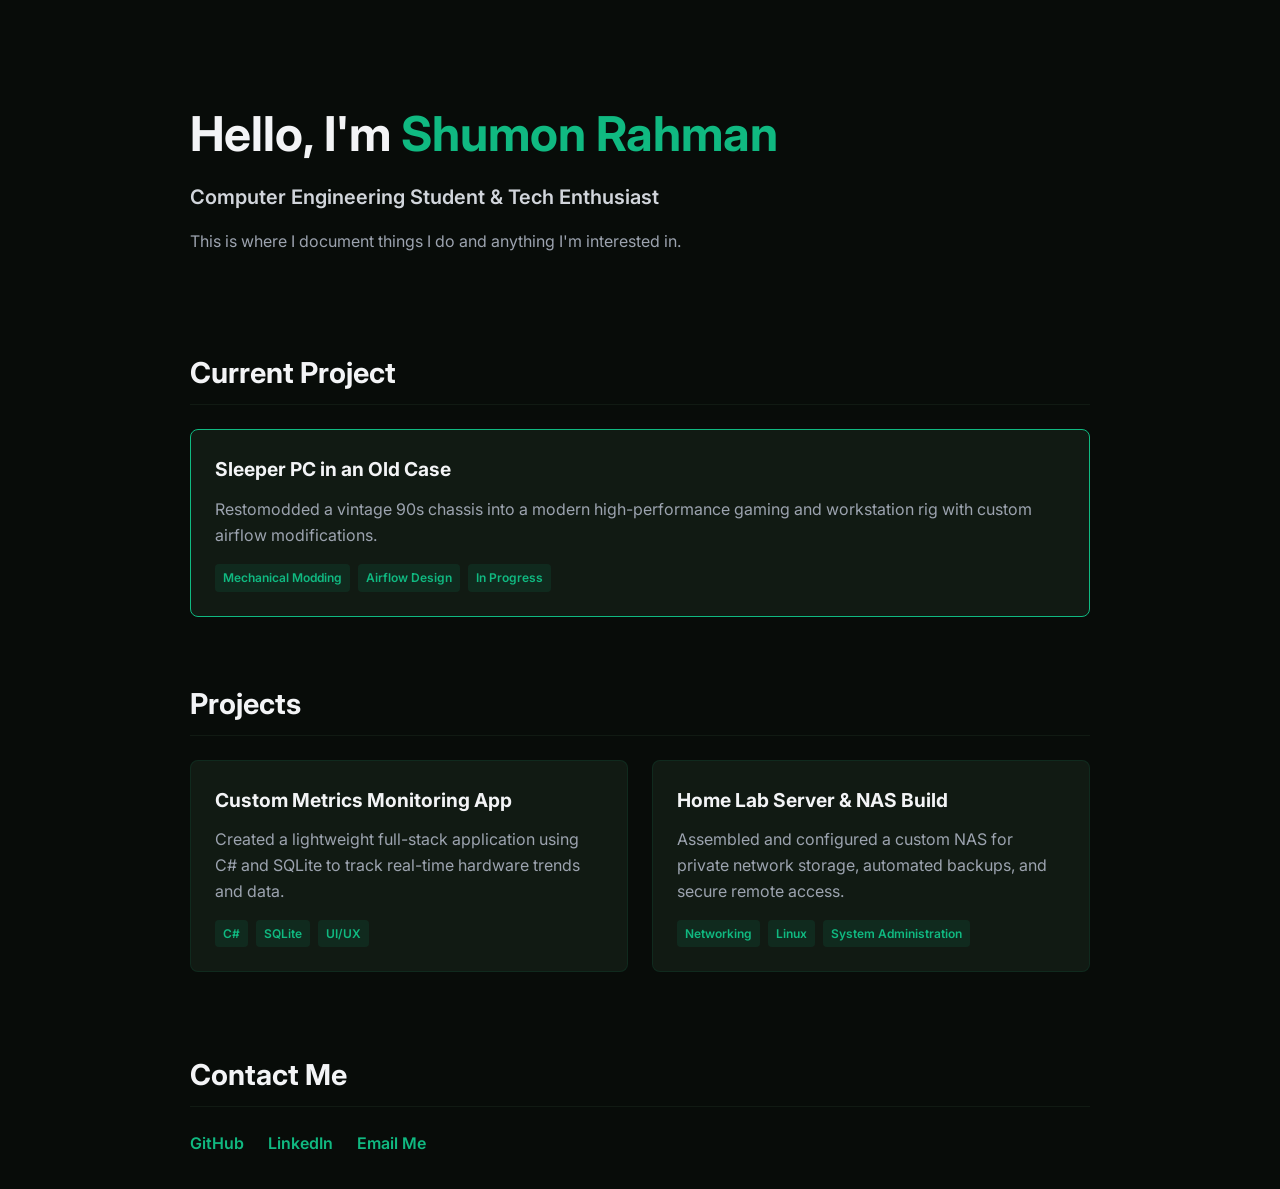
<file: index.html>
<!DOCTYPE html>
<html lang="en">
<head>
    <meta charset="UTF-8">
    <meta name="viewport" content="width=device-width, initial-scale=1.0">
    <title>Shumonzr</title>
    <link rel="stylesheet" href="styles.css">
    <!-- Google Font -->
    <link href="https://fonts.googleapis.com/css2?family=Inter:wght@300;400;600;700&display=swap" rel="stylesheet">
</head>
<body>

    <!-- Header / Hero -->
    <header class="hero">
        <div class="container">
            <h1>Hello, I'm <span class="highlight">Shumon Rahman</span></h1>
            <p class="subtitle">Computer Engineering Student & Tech Enthusiast</p>
            <p class="bio">This is where I document things I do and anything I'm interested in.</p>
        </div>
    </header>

   <!-- Current Project Section -->
<section class="container section">
    <h2>Current Project</h2>
    <div class="projects-grid">
        <!-- Active Project Card: Sleeper PC -->
        <div class="project-card" style="border-color: #10b981;">
            <h3>Sleeper PC in an Old Case</h3>
            <p>Restomodded a vintage 90s chassis into a modern high-performance gaming and workstation rig with custom airflow modifications.</p>
            <div class="tags">
                <span>Mechanical Modding</span>
                <span>Airflow Design</span>
                <span>In Progress</span>
            </div>
        </div>
    </div>
</section>

    <!-- Projects Section -->
    <section class="container section">
        <h2>Projects</h2>
        <div class="projects-grid">

             <!-- Project 1: System Monitoring Dashboard -->
            <a href="monitor.html" class="project-card">
                <h3>Custom Metrics Monitoring App</h3>
                <p>Created a lightweight full-stack application using C# and SQLite to track real-time hardware trends and data.</p>
                <div class="tags">
                    <span>C#</span>
                    <span>SQLite</span>
                    <span>UI/UX</span>
                </div>
            </a>

            <!-- Project 2: Custom NAS -->
            <a href="nas.html" class="project-card">
                <h3>Home Lab Server & NAS Build</h3>
                <p>Assembled and configured a custom NAS for private network storage, automated backups, and secure remote access.</p>
                <div class="tags">
                    <span>Networking</span>
                    <span>Linux</span>
                    <span>System Administration</span>
                </div>
            </a>

        </div>
    </section>

    <!-- Footer / Contact -->
    <footer class="container footer">
        <h2>Contact Me</h2>
        <div class="social-links">
            <a href="https://github.com/shumonzr" target="_blank">GitHub</a>
            <a href="https://linkedin.com/in/shumonrahman0" target="_blank">LinkedIn</a>
            <a href="mailto:shumon.zr@gmail.com">Email Me</a>
        </div>
    </footer>

</body>
</html>
</file>
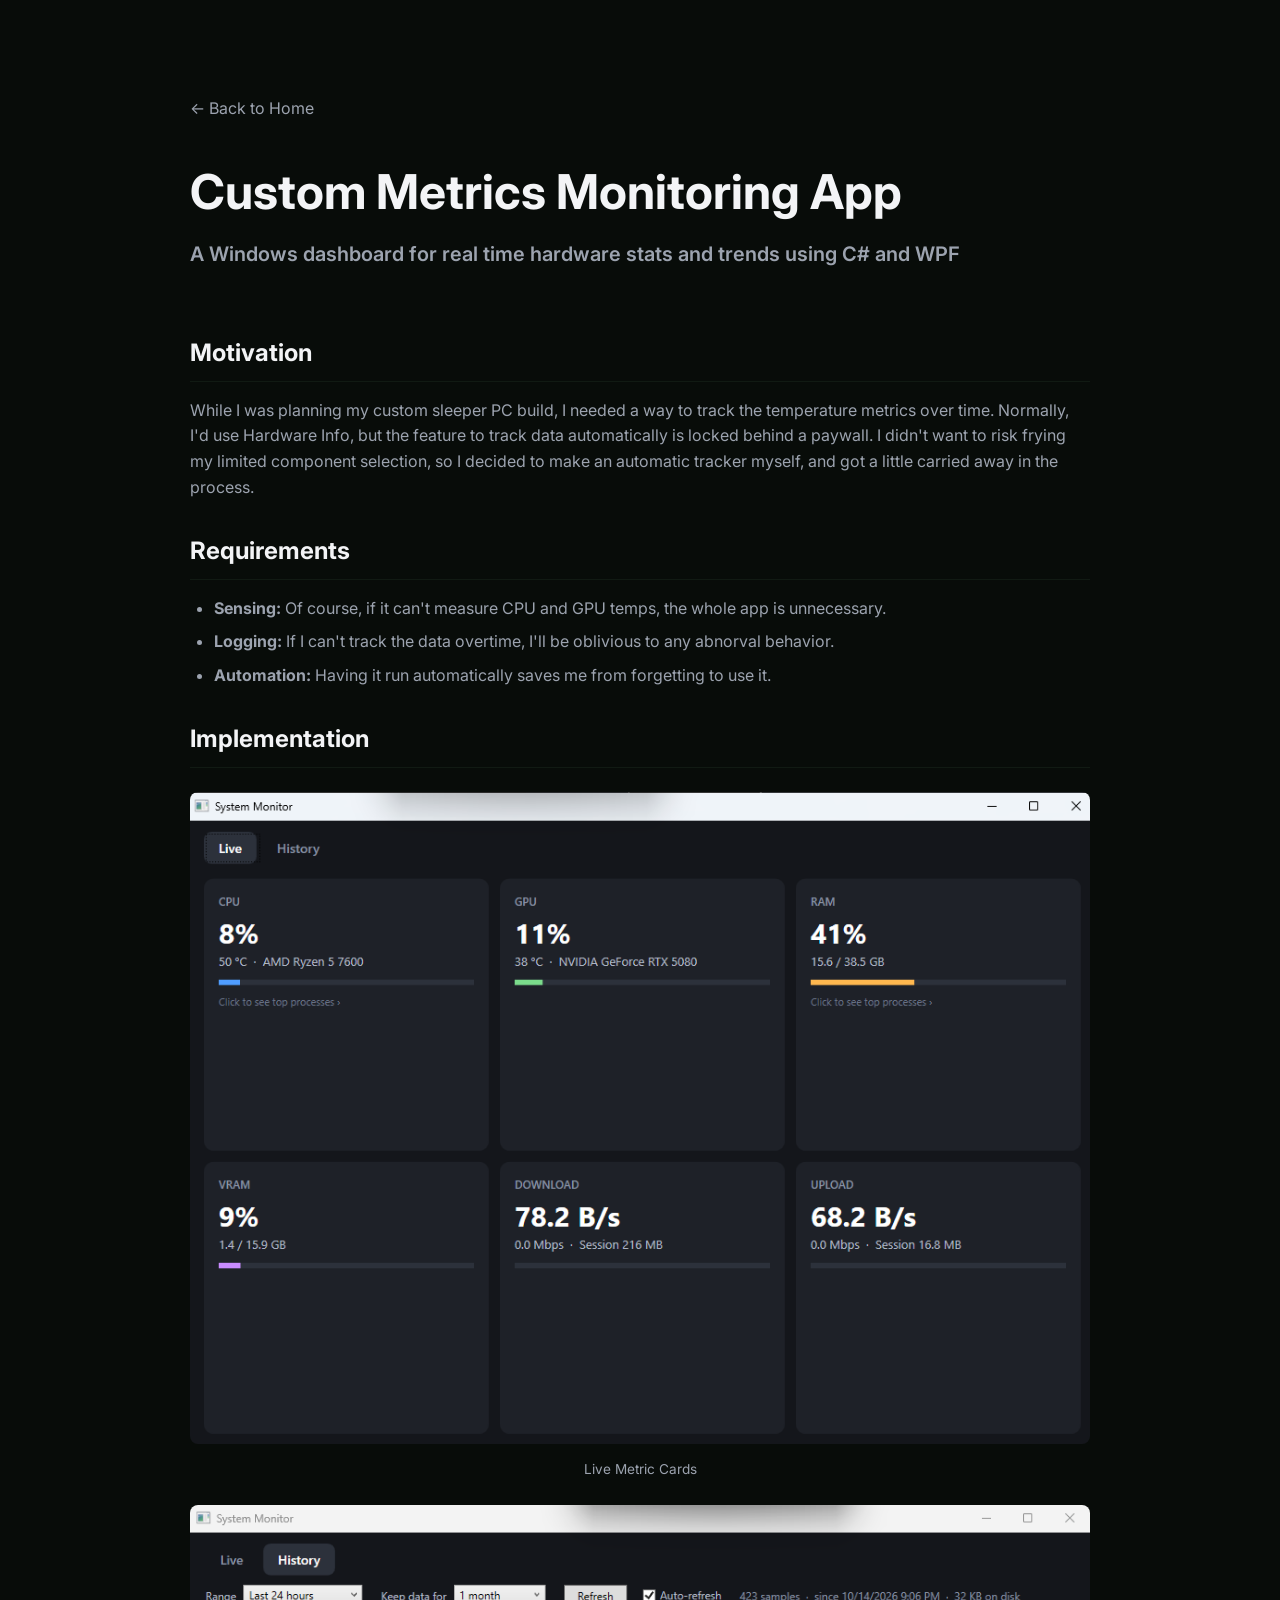
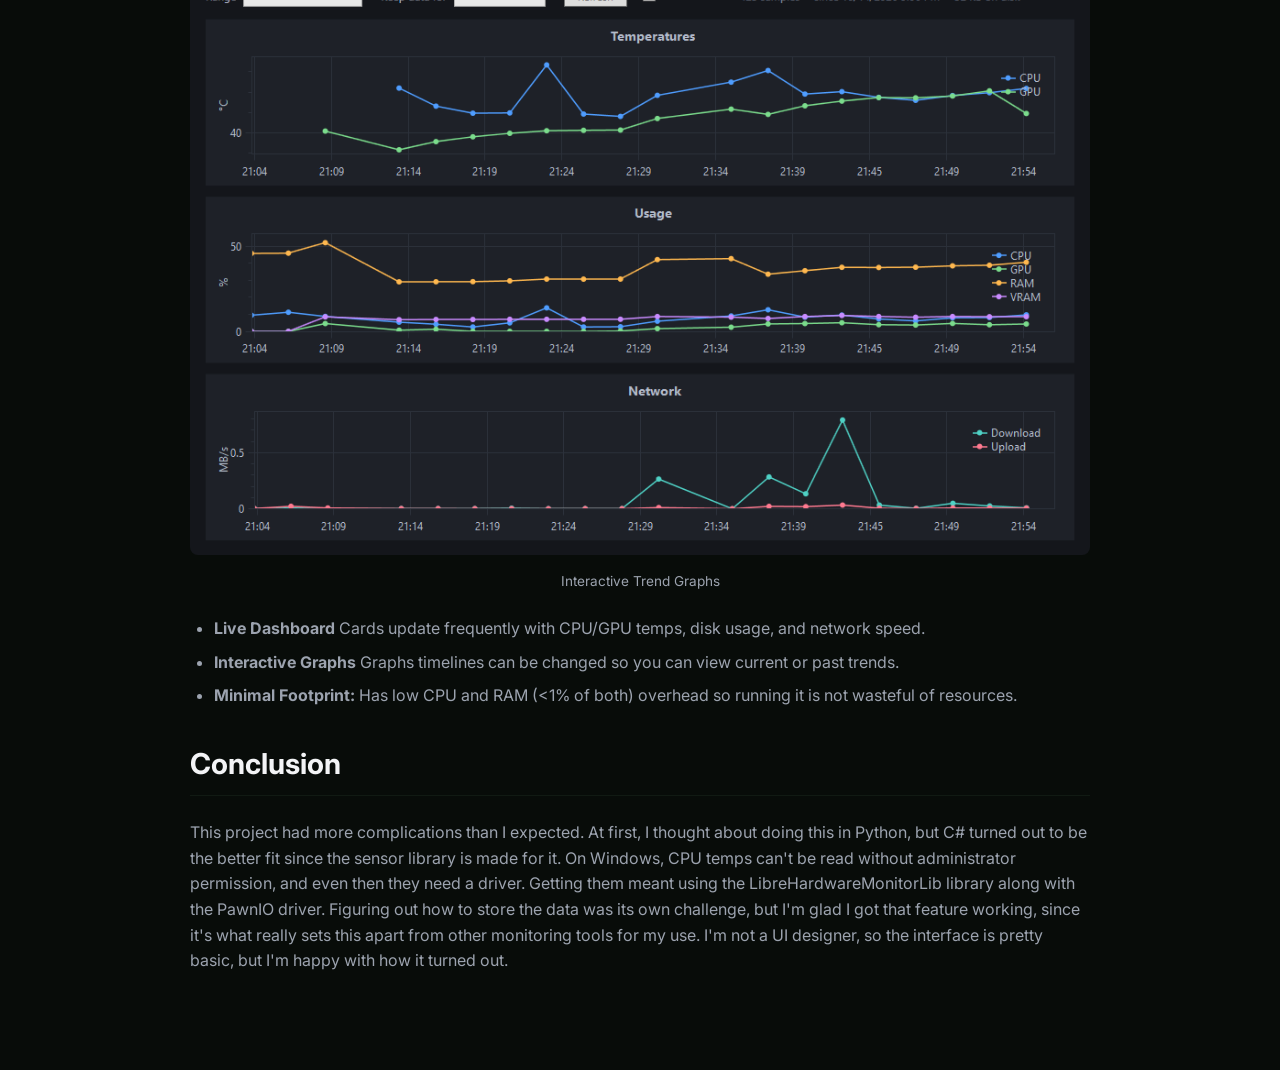
<file: monitor.html>
<!DOCTYPE html>
<html lang="en">
<head>
    <meta charset="UTF-8">
    <meta name="viewport" content="width=device-width, initial-scale=1.0">
    <title>Custom Metrics Monitoring App - Shumon Rahman</title>
    <link rel="stylesheet" href="styles.css">
    <!-- Google Font -->
    <link href="https://fonts.googleapis.com/css2?family=Inter:wght@300;400;600;700&display=swap" rel="stylesheet">
</head
<body>

    <main class="container" style="padding: 4rem 0;">
        <!-- Back Link -->
        <a href="index.html" class="link">&larr; Back to Home</a>

        <!-- Title & Subtitle -->
        <header style="margin-top: 2rem;">
            <h1>Custom Metrics Monitoring App</h1>
            <p class="subtitle" style="color: var(--clr-primary);">A Windows dashboard for real time hardware stats and trends using C# and WPF</p>
        </header>

        <hr style="border: 0; border-top: 1px solid var(--clr-bg-alt); margin: 2rem 0;">

        <!-- Case Study Sections -->
        <section class="section" style="margin-top: 2rem;">
            <h2 style="font-size: 1.5rem; margin-bottom: 1rem;">Motivation</h2>
            <p>While I was planning my custom sleeper PC build, I needed a way to track the temperature metrics over time. Normally, I'd use Hardware Info, but the feature to track data automatically is locked behind a paywall. I didn't want to risk frying my limited component selection, so I decided to make an automatic tracker myself, and got a little carried away in the process.</p>
        </section>

        <section class="section" style="margin-top: 2rem;">
            <h2 style="font-size: 1.5rem; margin-bottom: 1rem;">Requirements</h2>
            <ul style="list-style-type: disc; padding-left: 1.5rem; display: flex; flex-direction: column; gap: 0.5rem; color: var(--clr-fg);">
                <li><strong>Sensing:</strong> Of course, if it can't measure CPU and GPU temps, the whole app is unnecessary.</li>
                <li><strong>Logging:</strong> If I can't track the data overtime, I'll be oblivious to any abnorval behavior.</li>
                <li><strong>Automation:</strong> Having it run automatically saves me from forgetting to use it.</li>
            </ul>
        </section>
        <section class="section" style="margin-top: 2rem;">
    <h2 style="font-size: 1.5rem; margin-bottom: 1rem;">Implementation</h2>
    
    <!-- Two-column image grid for both images -->
    <div style="display: grid; grid-template-comlumns: repeat(auto-fit, minmax(280px, 1fr)); gap: 1.5rem; margin: 1.5rem 0;">
        <div>
            <img src="monitor_cards.png" alt="Hardware metric cards view" style="width: 100%; height: auto; border-radius: 8px; border: 1px solid var(--clr-bg-alt);">
            <p style="text-align: center; font-size: 0.85rem; color: var(--clr-primary); margin-top: 0.5rem;">Live Metric Cards</p>
        </div>
        <div>
            <img src="monitor_graphs.png" alt="Interactive history graphs view" style="width: 100%; height: auto; border-radius: 8px; border: 1px solid var(--clr-bg-alt);">
            <p style="text-align: center; font-size: 0.85rem; color: var(--clr-primary); margin-top: 0.5rem;">Interactive Trend Graphs</p>
        </div>
    </div>
</section>
        
            <ul style="list-style-type: disc; padding-left: 1.5rem; display: flex; flex-direction: column; gap: 0.5rem; margin-top: 0.5rem; color: var(--clr-fg);">
                <li><strong>Live Dashboard</strong> Cards update frequently with CPU/GPU temps, disk usage, and network speed.</li>
                <li><strong>Interactive Graphs</strong> Graphs timelines can be changed so you can view current or past trends.</li>
                <li><strong>Minimal Footprint:</strong> Has low CPU and RAM (&lt;1% of both) overhead so running it is not wasteful of resources.</li>
            </ul>
        </section>

        <section class="section" style="margin-top: 2rem;">
           <h2>Conclusion</h2>
<p>This project had more complications than I expected. At first, I thought about doing this in Python, but C# turned out to be the better fit since the sensor library is made for it. On Windows, CPU temps can't be read without administrator permission, and even then they need a driver. Getting them meant using the LibreHardwareMonitorLib library along with the PawnIO driver. Figuring out how to store the data was its own challenge, but I'm glad I got that feature working, since it's what really sets this apart from other monitoring tools for my use. I'm not a UI designer, so the interface is pretty basic, but I'm happy with how it turned out.</p>    </section>
    </main>

</body>
</html>
</file>
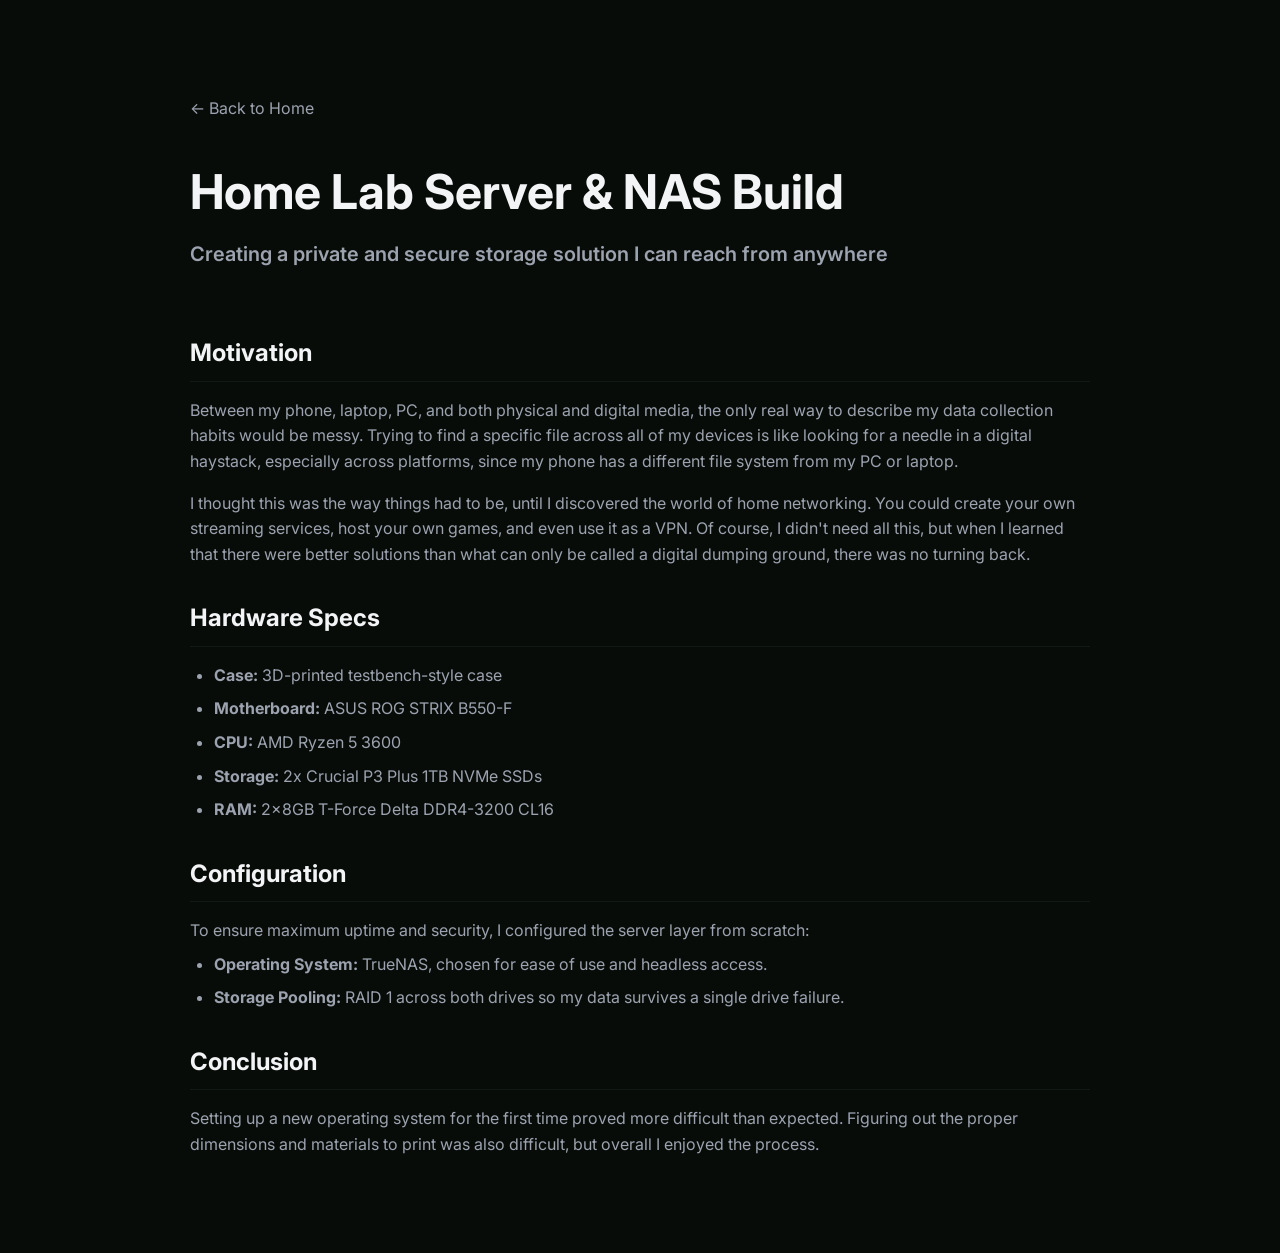
<file: nas.html>
<!DOCTYPE html>
<html lang="en">
<head>
    <meta charset="UTF-8">
    <meta name="viewport" content="width=device-width, initial-scale=1.0">
    <title>Home Lab Server & NAS Build - Shumon Rahman</title>
    <link rel="stylesheet" href="styles.css">
    <link href="https://fonts.googleapis.com/css2?family=Inter:wght@300;400;600;700&display=swap" rel="stylesheet">
</head>
<body>

    <main class="container" style="padding: 4rem 0;">
        <!-- Back Link -->
        <a href="index.html" class="link">&larr; Back to Home</a>

        <!-- Title & Subtitle -->
        <header style="margin-top: 2rem;">
            <h1>Home Lab Server & NAS Build</h1>
            <p class="subtitle" style="color: var(--clr-primary);">Creating a private and secure storage solution I can reach from anywhere</p>
        </header>

        <hr style="border: 0; border-top: 1px solid var(--clr-bg-alt); margin: 2rem 0;">

        <!-- Case Study Sections -->
       <section class="section" style="margin-top: 2rem;">
    <h2 style="font-size: 1.5rem; margin-bottom: 1rem;">Motivation</h2>
<p>Between my phone, laptop, PC, and both physical and digital media, the only real way to describe my data collection habits would be messy. Trying to find a specific file across all of my devices is like looking for a needle in a digital haystack, especially across platforms, since my phone has a different file system from my PC or laptop.</p>
<p style="margin-top: 1rem;">I thought this was the way things had to be, until I discovered the world of home networking. You could create your own streaming services, host your own games, and even use it as a VPN. Of course, I didn't need all this, but when I learned that there were better solutions than what can only be called a digital dumping ground, there was no turning back.</p>
</section>

        <section class="section" style="margin-top: 2rem;">
            <h2 style="font-size: 1.5rem; margin-bottom: 1rem;">Hardware Specs</h2>
            <ul style="list-style-type: disc; padding-left: 1.5rem; display: flex; flex-direction: column; gap: 0.5rem; color: var(--clr-fg);">
                <li><strong>Case:</strong> 3D-printed testbench-style case</li>
                <li><strong>Motherboard:</strong> ASUS ROG STRIX B550-F</li>
                <li><strong>CPU:</strong> AMD Ryzen 5 3600</li>
                <li><strong>Storage:</strong> 2x Crucial P3 Plus 1TB NVMe SSDs</li>
                <li><strong>RAM:</strong> 2x8GB T-Force Delta DDR4-3200 CL16</li>
            </ul>
        </section>

        <section class="section" style="margin-top: 2rem;">
            <h2 style="font-size: 1.5rem; margin-bottom: 1rem;">Configuration</h2>
            <p>To ensure maximum uptime and security, I configured the server layer from scratch:</p>
            <ul style="list-style-type: disc; padding-left: 1.5rem; display: flex; flex-direction: column; gap: 0.5rem; margin-top: 0.5rem; color: var(--clr-fg);">
                <li><strong>Operating System:</strong> TrueNAS, chosen for ease of use and headless access.</li>
                <li><strong>Storage Pooling:</strong> RAID 1 across both drives so my data survives a single drive failure.</li>
        </section>

        <section class="section" style="margin-top: 2rem;">
            <h2 style="font-size: 1.5rem; margin-bottom: 1rem;">Conclusion</h2>
            <p>Setting up a new operating system for the first time proved more difficult than expected. Figuring out the proper dimensions and materials to print was also difficult, but overall I enjoyed the process.</p>        </section>
    </main>

</body>
</html>
</file>
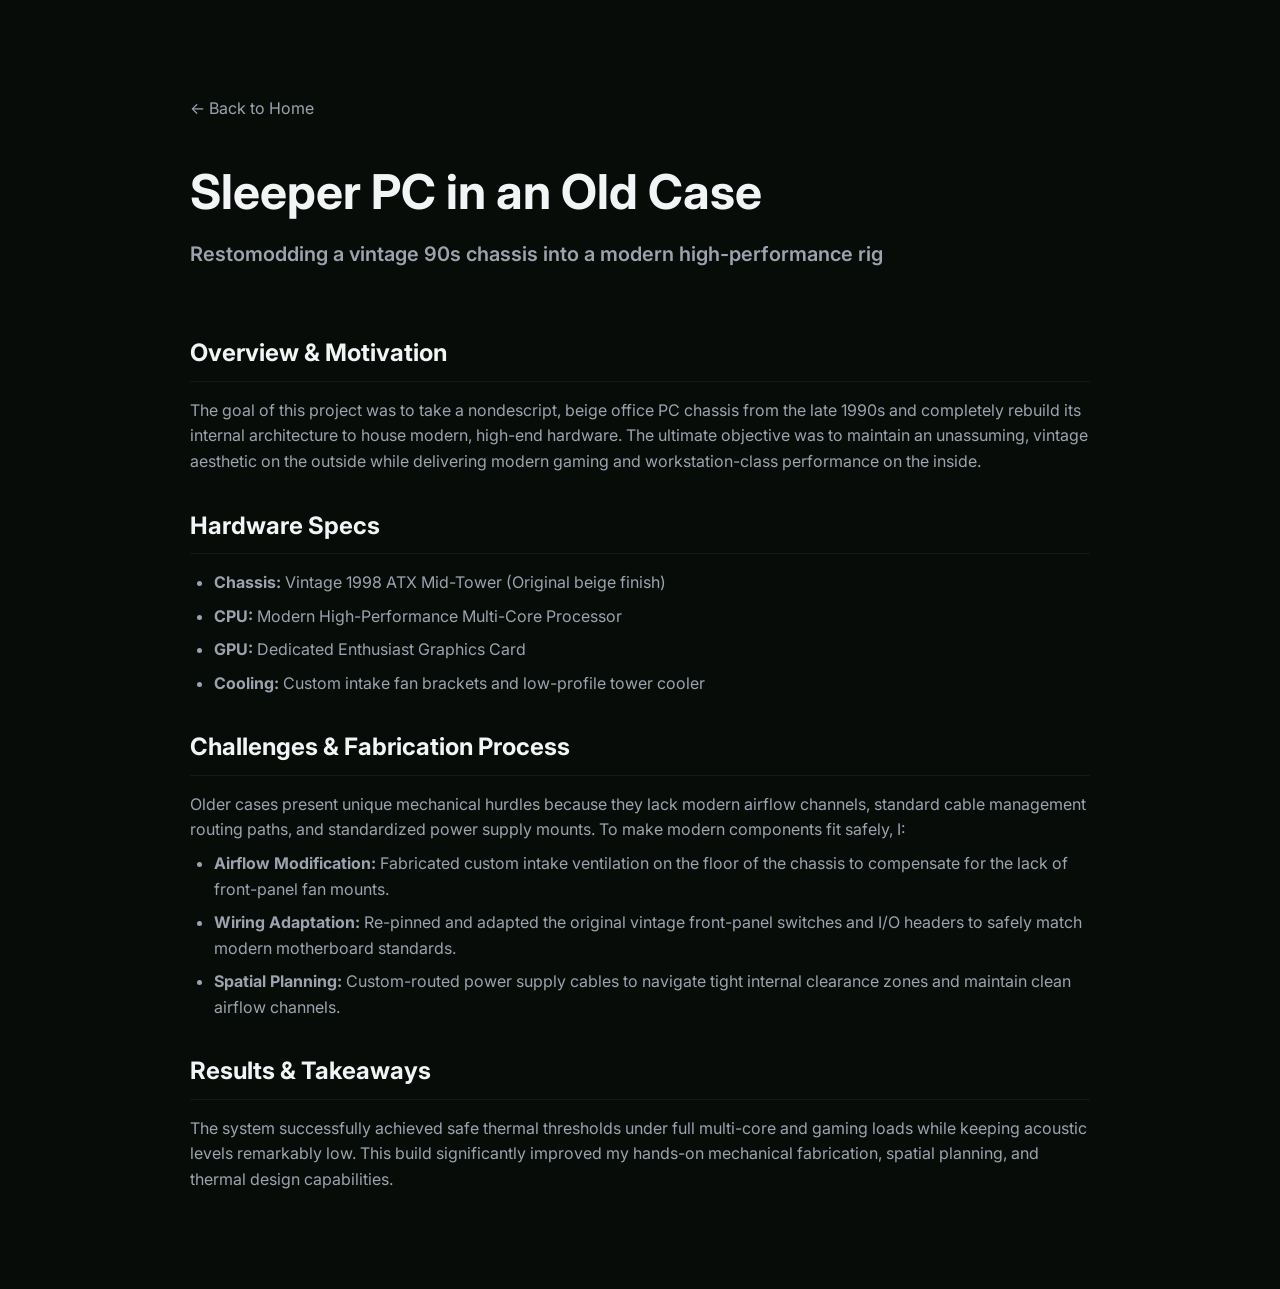
<file: sleeper-pc.html>
<!DOCTYPE html>
<html lang="en">
<head>
    <meta charset="UTF-8">
    <meta name="viewport" content="width=device-width, initial-scale=1.0">
    <title>Sleeper PC in an Old Case - Shumon Rahman</title>
    <link rel="stylesheet" href="styles.css">
    <!-- Google Font -->
    <link href="https://fonts.googleapis.com/css2?family=Inter:wght@300;400;600;700&display=swap" rel="stylesheet">
</head>
<body>

    <main class="container" style="padding: 4rem 0;">
        <!-- Back Link -->
        <a href="index.html" class="link">&larr; Back to Home</a>

        <!-- Title & Subtitle -->
        <header style="margin-top: 2rem;">
            <h1>Sleeper PC in an Old Case</h1>
            <p class="subtitle" style="color: var(--clr-primary);">Restomodding a vintage 90s chassis into a modern high-performance rig</p>
        </header>

        <hr style="border: 0; border-top: 1px solid var(--clr-bg-alt); margin: 2rem 0;">

        <!-- Case Study Sections -->
        <section class="section" style="margin-top: 2rem;">
            <h2 style="font-size: 1.5rem; margin-bottom: 1rem;">Overview & Motivation</h2>
            <p>The goal of this project was to take a nondescript, beige office PC chassis from the late 1990s and completely rebuild its internal architecture to house modern, high-end hardware. The ultimate objective was to maintain an unassuming, vintage aesthetic on the outside while delivering modern gaming and workstation-class performance on the inside.</p>
        </section>

        <section class="section" style="margin-top: 2rem;">
            <h2 style="font-size: 1.5rem; margin-bottom: 1rem;">Hardware Specs</h2>
            <ul style="list-style-type: disc; padding-left: 1.5rem; display: flex; flex-direction: column; gap: 0.5rem; color: var(--clr-fg);">
                <li><strong>Chassis:</strong> Vintage 1998 ATX Mid-Tower (Original beige finish)</li>
                <li><strong>CPU:</strong> Modern High-Performance Multi-Core Processor</li>
                <li><strong>GPU:</strong> Dedicated Enthusiast Graphics Card</li>
                <li><strong>Cooling:</strong> Custom intake fan brackets and low-profile tower cooler</li>
            </ul>
        </section>

        <section class="section" style="margin-top: 2rem;">
            <h2 style="font-size: 1.5rem; margin-bottom: 1rem;">Challenges & Fabrication Process</h2>
            <p>Older cases present unique mechanical hurdles because they lack modern airflow channels, standard cable management routing paths, and standardized power supply mounts. To make modern components fit safely, I:</p>
            <ul style="list-style-type: disc; padding-left: 1.5rem; display: flex; flex-direction: column; gap: 0.5rem; margin-top: 0.5rem; color: var(--clr-fg);">
                <li><strong>Airflow Modification:</strong> Fabricated custom intake ventilation on the floor of the chassis to compensate for the lack of front-panel fan mounts.</li>
                <li><strong>Wiring Adaptation:</strong> Re-pinned and adapted the original vintage front-panel switches and I/O headers to safely match modern motherboard standards.</li>
                <li><strong>Spatial Planning:</strong> Custom-routed power supply cables to navigate tight internal clearance zones and maintain clean airflow channels.</li>
            </ul>
        </section>

        <section class="section" style="margin-top: 2rem;">
            <h2 style="font-size: 1.5rem; margin-bottom: 1rem;">Results & Takeaways</h2>
            <p>The system successfully achieved safe thermal thresholds under full multi-core and gaming loads while keeping acoustic levels remarkably low. This build significantly improved my hands-on mechanical fabrication, spatial planning, and thermal design capabilities.</p>
        </section>
    </main>

</body>
</html>
</file>
<file: styles.css>
* {
    margin: 0;
    padding: 0;
    box-sizing: border-box;
}

body {
    font-family: 'Inter', sans-serif;
    background-color: #080c09; /* Deep black-green background */
    color: #9ca3af; /* Soft gray readable text */
    line-height: 1.6;
    padding: 2rem 1rem;
}

.container {
    max-width: 900px;
    margin: 0 auto;
}

/* Hero Section */
.hero {
    padding: 4rem 0 2rem 0;
}

h1 {
    font-size: 3rem;
    color: #f3f4f6;
    font-weight: 700;
}

.highlight {
    color: #10b981; /* Vibrant emerald green */
}

.subtitle {
    font-size: 1.25rem;
    color: #d1d5db;
    margin-top: 0.5rem;
    font-weight: 600;
}

.bio {
    margin-top: 1rem;
    font-size: 1rem;
    max-width: 600px;
}

/* Sections */
.section {
    margin-top: 4rem;
}

h2 {
    font-size: 1.8rem;
    color: #f3f4f6;
    margin-bottom: 1.5rem;
    border-bottom: 1px solid #111a13;
    padding-bottom: 0.5rem;
}

/* Projects Grid */
.projects-grid {
    display: grid;
    grid-template-columns: repeat(auto-fit, minmax(280px, 1fr));
    gap: 1.5rem;
}

.project-card {
    background-color: #111a13; /* Dark card background */
    border: 1px solid rgba(16, 185, 129, 0.1);
    padding: 1.5rem;
    border-radius: 8px;
    transition: transform 0.2s ease, border-color 0.2s ease;
}

.project-card:hover {
    transform: translateY(-4px);
    border-color: #10b981;
}

.project-card h3 {
    color: #f3f4f6;
    font-size: 1.2rem;
    margin-bottom: 0.75rem;
}

.tags {
    margin-top: 1rem;
    display: flex;
    flex-wrap: wrap;
    gap: 0.5rem;
}

.tags span {
    background-color: rgba(16, 185, 129, 0.1);
    color: #10b981;
    font-size: 0.75rem;
    padding: 0.25rem 0.5rem;
    border-radius: 4px;
    font-weight: 600;
}

/* Footer */
.footer {
    margin-top: 5rem;
    text-align: left;
}

.social-links {
    margin-top: 1rem;
    display: flex;
    gap: 1.5rem;
}

.social-links a {
    color: #10b981;
    text-decoration: none;
    font-weight: 600;
}

.social-links a:hover {
    text-decoration: underline;
}
/* Prevent links from turning purple or showing default underlines when clicked */
a, a:visited, a:active {
    color: inherit;
    text-decoration: none;
}
</file>
